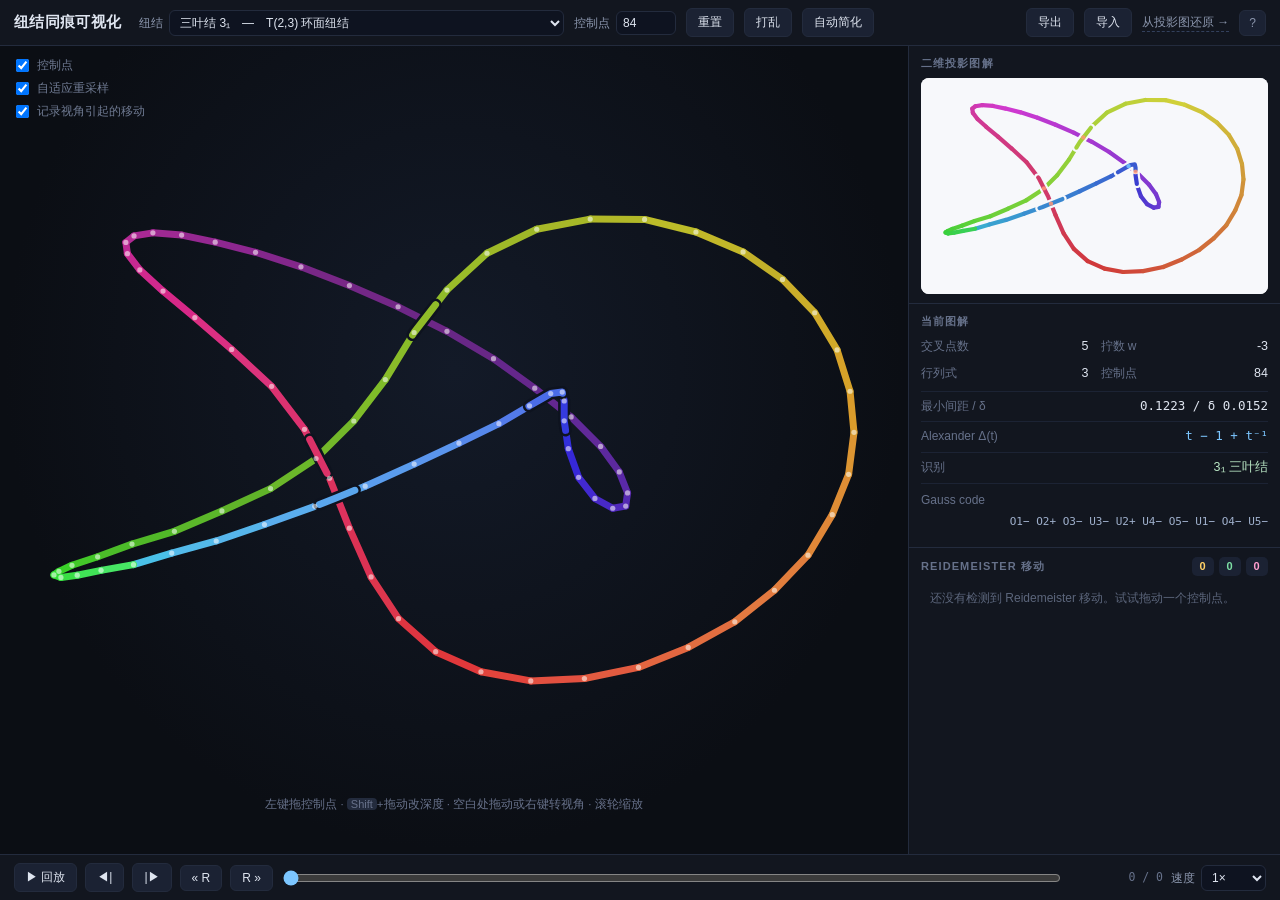
<file: knot/index.html>
<!DOCTYPE html>
<html lang="zh-CN">
<head>
<meta charset="utf-8">
<meta name="viewport" content="width=device-width, initial-scale=1">
<meta name="robots" content="noindex, nofollow">
<title>纽结同痕可视化 · Knot Isotopy Explorer</title>
<link rel="icon" href="../assets/img/favicon.svg" type="image/svg+xml">
<link rel="stylesheet" href="css/style.css?v=2">
</head>
<body>
<div id="app">

  <header>
    <h1>纽结同痕可视化</h1>
    <label class="ctl">纽结
      <select id="libSel"></select>
    </label>
    <label class="ctl">控制点
      <input id="npts" type="number" min="40" max="180" step="4" value="84">
    </label>
    <button id="btnReset" title="重新加载当前纽结">重置</button>
    <button id="btnTangle" title="做一串随机的安全 Δ-move">打乱</button>
    <button id="btnSimplify" title="在保持同痕的前提下自动收缩、拉直">自动简化</button>
    <span class="sep"></span>
    <button id="btnExport" title="导出这条同痕为 JSON">导出</button>
    <button id="btnImport" title="载入一条同痕">导入</button>
    <input id="fileIn" type="file" accept="application/json" hidden>
    <a class="navlink" href="lift.html" title="在平面上画一个平凡结、移动它、定上下，再把纽结还原出来">从投影图还原 →</a>
    <button id="btnHelp" class="ghost">?</button>
  </header>

  <main>
    <section id="stage">
      <canvas id="c3d"></canvas>
      <div id="hud">
        <div class="hint">左键拖控制点 · <kbd>Shift</kbd>+拖动改深度 · 空白处拖动或右键转视角 · 滚轮缩放</div>
        <div id="blocked" class="blocked">被挡住了 —— 再走就会自交</div>
      </div>
      <div id="badges">
        <label><input type="checkbox" id="ckPts" checked> 控制点</label>
        <label><input type="checkbox" id="ckAdapt" checked> 自适应重采样</label>
        <label><input type="checkbox" id="ckViewEv" checked> 记录视角引起的移动</label>
      </div>
    </section>

    <aside>
      <div class="panel">
        <h2>二维投影图解</h2>
        <canvas id="c2d"></canvas>
      </div>

      <div class="panel" id="infoPanel">
        <h2>当前图解</h2>
        <div class="grid">
          <div><span class="k">交叉点数</span><span class="v" id="vCross">–</span></div>
          <div><span class="k">拧数 w</span><span class="v" id="vWrithe">–</span></div>
          <div><span class="k">行列式</span><span class="v" id="vDet">–</span></div>
          <div><span class="k">控制点</span><span class="v" id="vN">–</span></div>
        </div>
        <div class="row"><span class="k" title="不相邻边之间的实际最小距离，以及程序保证留出的间距 δ">最小间距 / δ</span><span class="v mono" id="vSep">–</span></div>
        <div class="row"><span class="k">Alexander Δ(t)</span><span class="v mono" id="vAlex">–</span></div>
        <div class="row"><span class="k">识别</span><span class="v" id="vName">–</span></div>
        <div class="row gauss"><span class="k">Gauss code</span><span class="v mono" id="vGauss">–</span></div>
        <div id="invWarn" class="warn"></div>
      </div>

      <div class="panel grow">
        <h2>Reidemeister 移动
          <span class="counts">
            <b class="r1" id="cR1">0</b><b class="r2" id="cR2">0</b><b class="r3" id="cR3">0</b>
          </span>
        </h2>
        <ul id="evList"></ul>
      </div>
    </aside>
  </main>

  <footer>
    <button id="btnPlay">▶ 回放</button>
    <button id="btnStepBack" title="上一步">◀|</button>
    <button id="btnStepFwd" title="下一步">|▶</button>
    <button id="btnPrevEv" title="上一次 R-移动">« R</button>
    <button id="btnNextEv" title="下一次 R-移动">R »</button>
    <input id="timeline" type="range" min="0" max="0" value="0" step="1">
    <span id="tlLabel" class="mono">0 / 0</span>
    <label class="ctl">速度 <select id="speed">
      <option value="0.25">0.25×</option>
      <option value="0.5">0.5×</option>
      <option value="1" selected>1×</option>
      <option value="2">2×</option>
      <option value="4">4×</option>
      <option value="step">逐步</option>
    </select></label>
  </footer>

  <div id="help" class="modal" hidden>
    <div class="sheet">
      <h2>这个程序在做什么</h2>
      <p>纽结被表示成空间中的<strong>闭合折线</strong>，控制点就是它的顶点。</p>
      <p><strong>不允许自交是被证明出来的，不是被画出来的。</strong>把顶点 <em>v</em> 移到 <em>v′</em> 时，两条相邻边扫过的区域是两个三角形
        <em>(v₋₁,v,v′)</em> 与 <em>(v₊₁,v,v′)</em>。程序检验这两个三角形与纽结其余部分无交（并保留最小间距 δ）——
        这正是 PL 纽结论中的 <strong>Δ-move</strong>，可以延拓成环境同痕。挡住时就沿拖动方向二分，走到最远的安全位置为止。</p>
      <p>右侧图解是同一条<strong>正交投影</strong>：你在左边看到的就是右边的图解。每一小步都会自适应二分，直到该步至多引发一次图解事件，
        再按 Gauss 编码的组合特征判定是 <b class="r1">R1</b>、<b class="r2">R2</b> 还是 <b class="r3">R3</b>。
        另有一类 <b class="r2">R2 ⇄</b>：双角形塌缩后立刻反向重开，等于 R2↓ 紧接 R2↑；
        当它窄于四分之一条边长时属于分辨率以下的抖动，不予记录。</p>
      <p>「最小间距 / δ」一栏可以实时看到不相邻边之间的真实最小距离，以及程序当前保证留出的间距。
        紧折角处前者可以小于后者（共享顶点附近要允许邻边天然的相接），但永远不会归零。</p>
      <p>Alexander 多项式由图解经 Fox 微积分现算（ℤ[t] 上的精确行列式）。它在整个形变过程中<strong>不应该变</strong>——这是同痕正确性的一个实时检验。</p>
      <h2>操作</h2>
      <ul>
        <li>左键拖动控制点：在屏幕平面内移动；<kbd>Shift</kbd> + 拖动：沿视线方向移动。</li>
        <li>在空白处拖动或右键拖动：旋转视角；滚轮缩放；<kbd>Ctrl</kbd>+拖动：平移。</li>
        <li><kbd>Ctrl/⌘</kbd>+<kbd>Z</kbd>：回退一步。</li>
        <li>时间轴可以任意拖动、逐步、按 R-移动跳转；点击右侧事件条目直接跳到那一刻。</li>
      </ul>
      <button id="helpClose">知道了</button>
    </div>
  </div>
</div>

<script src="js/geom.js?v=2"></script>
<script src="js/knot.js?v=2"></script>
<script src="js/library.js?v=2"></script>
<script src="js/diagram.js?v=2"></script>
<script src="js/reid.js?v=2"></script>
<script src="js/alex.js?v=2"></script>
<script src="js/render.js?v=2"></script>
<script src="js/recorder.js?v=2"></script>
<script src="js/app.js?v=2"></script>
</body>
</html>
</file>
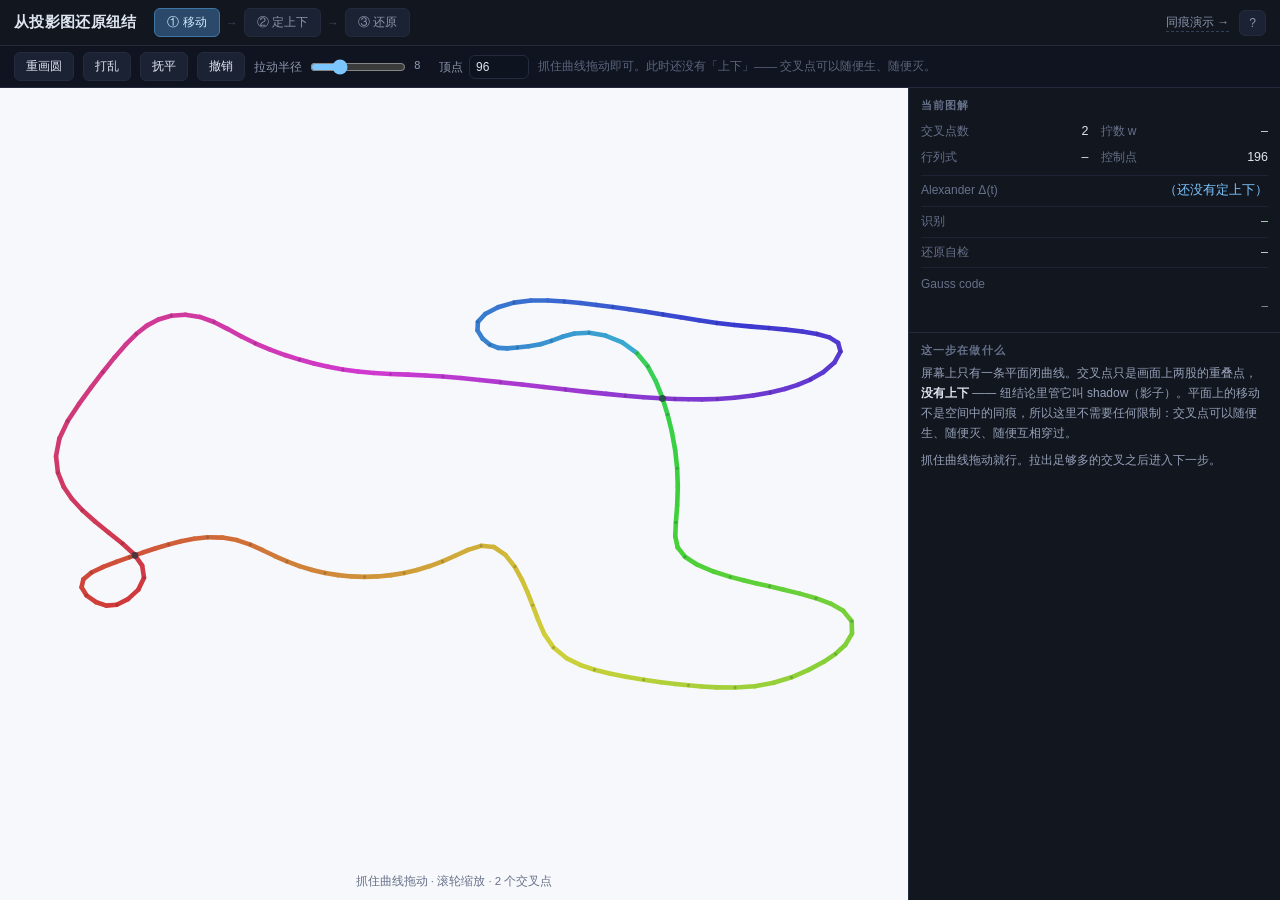
<file: knot/lift.html>
<!DOCTYPE html>
<html lang="zh-CN">
<head>
<meta charset="utf-8">
<meta name="viewport" content="width=device-width, initial-scale=1">
<meta name="robots" content="noindex, nofollow">
<title>从投影图还原纽结 · Knot from a Plane Curve</title>
<link rel="icon" href="../assets/img/favicon.svg" type="image/svg+xml">
<link rel="stylesheet" href="css/style.css?v=2">
</head>
<body>
<div id="app">

  <header>
    <h1>从投影图还原纽结</h1>
    <nav class="steps">
      <button class="step on" data-mode="move">① 移动</button>
      <span class="arw">→</span>
      <button class="step" data-mode="choose">② 定上下</button>
      <span class="arw">→</span>
      <button class="step" data-mode="lift">③ 还原</button>
    </nav>
    <span class="sep"></span>
    <a class="navlink" href="index.html">同痕演示 →</a>
    <button id="btnHelp" class="ghost">?</button>
  </header>

  <div id="tools">
    <div class="toolset" id="toolMove">
      <button id="btnCircle" title="回到一个圆 —— 一个平凡结">重画圆</button>
      <button id="btnTangle" title="做一串随机的拉动">打乱</button>
      <button id="btnSmooth" title="把折角抹平（平面上没有拓扑要守）">抚平</button>
      <button id="btnUndo" title="撤销上一次拉动">撤销</button>
      <label class="ctl">拉动半径
        <input id="rngPull" type="range" min="2" max="24" step="1" value="8">
        <span id="lblPull" class="mono">8</span>
      </label>
      <label class="ctl">顶点
        <input id="npts" type="number" min="48" max="200" step="4" value="96">
      </label>
      <span class="tip">抓住曲线拖动即可。此时还没有「上下」—— 交叉点可以随便生、随便灭。</span>
    </div>

    <div class="toolset" id="toolChoose" hidden>
      <button id="btnDesc" title="沿曲线走，每个交叉点第一次经过时判为上股 —— 结果必然是平凡结">下降 → 平凡结</button>
      <button id="btnAlt" title="沿曲线走，上、下、上、下…交替。约化掉扭结之后若还剩 n′≥3 个交叉点，它的交叉数恰好是 n′">交替图解</button>
      <button id="btnRand">随机</button>
      <button id="btnFlip" title="所有交叉点同时翻转">全反（镜像）</button>
      <span class="tip">点击图上的交叉点翻转它的上下。</span>
    </div>

    <div class="toolset" id="toolLift" hidden>
      <button id="btnInflate" title="平滑 + 排斥，每一步都受 Δ-move 约束">充气松弛</button>
      <button id="btnSimplify" title="只收缩拉直（平凡结会自己解开）">自动简化</button>
      <button id="btnResetCam">正视</button>
      <button id="btnHandoff" title="把还原出的三维纽结送到同痕演示里继续玩">送进同痕演示 →</button>
      <span class="tip">拖动旋转视角 · 滚轮缩放 · <kbd>Ctrl</kbd>+拖动平移</span>
    </div>
  </div>

  <main>
    <section id="stage">
      <canvas id="cmain"></canvas>
      <div id="hud"><div class="hint" id="hint"></div></div>
    </section>

    <aside>
      <div class="panel">
        <h2>当前图解</h2>
        <div class="grid">
          <div><span class="k">交叉点数</span><span class="v" id="vCross">–</span></div>
          <div><span class="k">拧数 w</span><span class="v" id="vWrithe">–</span></div>
          <div><span class="k">行列式</span><span class="v" id="vDet">–</span></div>
          <div><span class="k">控制点</span><span class="v" id="vN">–</span></div>
        </div>
        <div class="row"><span class="k">Alexander Δ(t)</span><span class="v mono" id="vAlex">–</span></div>
        <div class="row"><span class="k">识别</span><span class="v" id="vName">–</span></div>
        <div class="row"><span class="k" title="把提升出来的空间折线重新投影，核对交叉点个数与每个交叉点的上下">还原自检</span><span class="v" id="vCheck">–</span></div>
        <div class="row gauss"><span class="k">Gauss code</span><span class="v mono" id="vGauss">–</span></div>
        <div id="warn" class="warn"></div>
      </div>

      <div class="panel" id="panelEnum">
        <h2>2ⁿ 种选法
          <span class="counts"><b id="enumState">–</b></span>
        </h2>
        <div class="row" style="border:none;margin:0;padding:0">
          <button id="btnEnum">按 Δ(t) 全部枚举</button>
          <button id="btnEnumStop" hidden>停止</button>
        </div>
        <ul id="enumList"><li class="empty">交叉点不多于 12 个时可以把 2ⁿ 种上下选法全试一遍。</li></ul>
      </div>

      <div class="panel grow" id="panelNote">
        <h2>这一步在做什么</h2>
        <div id="note"></div>
      </div>
    </aside>
  </main>

  <div id="help" class="modal" hidden>
    <div class="sheet">
      <h2>三个阶段</h2>
      <p><strong>① 移动。</strong>这时候根本没有「上下」。屏幕上只有一条平面闭曲线，交叉点只是画面上两股的重叠点，
        没有任何附加数据 —— 纽结论里管这个叫 <em>shadow</em>（影子）。你拖控制点，交叉点自由地生出来、消失、
        互相穿过，程序不拦你，因为此刻还不存在纽结。</p>
      <p><strong>② 定上下。</strong>每个交叉点是一个比特。点一下交叉点就翻转它。两个批量按钮是一对两极：
        <strong>下降</strong>（沿曲线走，每个交叉点第一次经过时判为上股）结果必然是<strong>平凡结</strong>——
        它把你最开始画的那个圈还原了出来；<strong>交替</strong>（沿曲线走，上下交替）由 Tait 猜想
        （Kauffman–Murasugi–Thistlethwaite 定理），约化之后若还剩 n′≥3 个交叉点，它的交叉数<strong>恰好是 n′</strong>，
        所以必然打了结。中间的 2ⁿ 种就是你自己点出来的。</p>
      <p>交替赋值之所以总是存在，是因为 Gauss 的可实现性条件：平面闭曲线的 Gauss 序列中，任一交叉点两次出现
        之间必夹着<strong>偶数</strong>个事件，于是这两次出现的位置奇偶相反。</p>
      <p><strong>③ 还原。</strong>令 <em>z(s) ≡ 0</em>，只在每个交叉点附近开一个支撑集很小的凸包：上股抬到 <em>+h</em>、
        下股压到 <em>−h</em>，支撑区间比该事件到相邻事件的弧长间距还小，于是各凸包互不重叠。采样点只加在原折线的
        边上，所以平面形状逐点不变；<em>(x,y)</em> 唯一可能重合的地方就是交叉点，而那里两股的 z 相差 <em>2h</em>。
        所以得到的空间折线<strong>是嵌入的</strong>，且它的正交投影<strong>逐点等于</strong>你画的那张图 ——
        它就是那个纽结，差一个同痕。这不是数值拟合，是精确的。</p>
      <p>提升出来的东西几乎是平的，所以再让它自己舒展开：平滑力往中点收，排斥力把叠在一起的股撑开。
        每一次顶点移动都过 <em>Δ-move</em> 判定，所以松弛<strong>不改变纽结型</strong> ——
        右侧的 Δ(t) 在整个充气过程中不应该变，一旦变了就会报警。</p>
      <h2>为什么移动阶段不需要「保上下」</h2>
      <p>平面上的移动<strong>不是</strong>空间中的同痕。若要求边拖边保持上下，两股扫过对方时画面上一次生出两个
        交叉点，给相同的选择才是一次合法的 R2（物理上是「把这根绳整个从另一根上面挪过去」），给相反的选择
        就凭空造出了一个扣。这里把定上下放到移动之后，这个问题自动消失。</p>
      <button id="helpClose">知道了</button>
    </div>
  </div>
</div>

<script src="js/geom.js?v=2"></script>
<script src="js/knot.js?v=2"></script>
<script src="js/diagram.js?v=2"></script>
<script src="js/alex.js?v=2"></script>
<script src="js/render.js?v=2"></script>
<script src="js/plane.js?v=2"></script>
<script src="js/lift.js?v=2"></script>
<script src="js/relax.js?v=2"></script>
<script src="js/liftapp.js?v=2"></script>
</body>
</html>
</file>
<file: knot/css/style.css>
:root{
  --bg:#0b0e14;
  --bg2:#12161f;
  --panel:#141926;
  --line:#232b3d;
  --fg:#dfe5f0;
  --dim:#8b96ad;
  --acc:#7cc6ff;
  --r1:#ffd166;
  --r2:#7ee0a5;
  --r3:#ff9ecf;
}
*{box-sizing:border-box}
[hidden]{display:none !important}
html,body{height:100%;margin:0}
body{
  background:var(--bg);color:var(--fg);
  font:14px/1.5 -apple-system,BlinkMacSystemFont,"PingFang SC","Helvetica Neue",Helvetica,"Microsoft YaHei",sans-serif;
  overflow:hidden;
}
#app{display:flex;flex-direction:column;height:100%}

/* ---------- header ---------- */
header{
  display:flex;align-items:center;gap:10px;flex-wrap:wrap;
  padding:8px 14px;background:var(--bg2);border-bottom:1px solid var(--line);
}
header h1{font-size:15px;font-weight:600;margin:0 8px 0 0;letter-spacing:.02em}
.sep{flex:1}
.ctl{display:flex;align-items:center;gap:6px;color:var(--dim);font-size:12px}
select,input[type=number]{
  background:#0e1320;color:var(--fg);border:1px solid var(--line);
  border-radius:6px;padding:4px 6px;font-size:12px;font-family:inherit;
}
input[type=number]{width:60px}
button{
  background:#1b2233;color:var(--fg);border:1px solid var(--line);
  border-radius:6px;padding:5px 11px;font-size:12px;cursor:pointer;font-family:inherit;
}
button:hover{background:#243049;border-color:#33405c}
button:active{transform:translateY(1px)}
button.on{background:#2b4a6b;border-color:#3f76a8;color:#cfeaff}
button.ghost{padding:5px 9px;color:var(--dim)}

/* ---------- layout ---------- */
main{flex:1;display:grid;grid-template-columns:1fr 372px;min-height:0}
#stage{position:relative;min-width:0;background:radial-gradient(ellipse at 50% 40%,#131a28 0%,#0b0e14 70%)}
#c3d{display:block;width:100%;height:100%;cursor:crosshair;touch-action:none}
#hud{position:absolute;left:0;right:0;bottom:10px;text-align:center;pointer-events:none}
#hud .hint{color:#67718a;font-size:11.5px}
.blocked{
  display:inline-block;margin-top:6px;padding:3px 10px;border-radius:99px;
  background:rgba(255,90,90,.14);color:#ff9c9c;border:1px solid rgba(255,90,90,.3);
  font-size:11.5px;opacity:0;transition:opacity .15s;
}
.blocked.show{opacity:1}
#badges{position:absolute;left:12px;top:10px;display:flex;flex-direction:column;gap:4px}
#badges label{color:#6f7a92;font-size:11.5px;display:flex;gap:5px;align-items:center;cursor:pointer}
kbd{background:#232b3d;border-radius:4px;padding:0 4px;font-family:inherit;font-size:11px}

aside{
  border-left:1px solid var(--line);background:var(--bg2);
  display:flex;flex-direction:column;min-height:0;overflow:auto;
}
.panel{border-bottom:1px solid var(--line);padding:9px 12px;flex:0 0 auto}
.panel.grow{flex:1 1 auto;min-height:150px;display:flex;flex-direction:column;border-bottom:none}
.panel h2{
  margin:0 0 6px;font-size:11px;font-weight:600;letter-spacing:.1em;
  text-transform:uppercase;color:#66718a;display:flex;align-items:center;
}
#c2d{display:block;width:100%;height:clamp(140px,24vh,250px);background:#f7f8fb;border-radius:8px}

.grid{display:grid;grid-template-columns:1fr 1fr;gap:4px 12px;margin-bottom:6px}
.grid>div,.row{display:flex;justify-content:space-between;gap:8px;padding:2px 0}
.row{border-top:1px solid #1c2334;padding-top:5px;margin-top:4px}
.row.gauss{display:block}
.row.gauss .v{display:block;margin-top:4px;color:#9fb0cc;font-size:11px;max-height:34px;overflow:auto;word-break:break-all}
.k{color:#66718a;font-size:12px;white-space:nowrap}
.v{color:var(--fg);font-size:12.5px;text-align:right}
.mono{font-family:ui-monospace,SFMono-Regular,Menlo,monospace}
#vAlex{color:var(--acc)}
#vName{color:#b9e6c4}
.warn{margin-top:6px;color:#ffb4b4;font-size:11.5px}

.counts{margin-left:auto;display:flex;gap:5px}
.counts b{
  min-width:22px;text-align:center;border-radius:5px;padding:1px 5px;
  font-size:11px;background:#1b2233;
}
b.r1,.r1{color:var(--r1)}
b.r2,.r2{color:var(--r2)}
b.r3,.r3{color:var(--r3)}

#evList{list-style:none;margin:0;padding:0;overflow-y:auto;flex:1;font-size:12px}
#evList li{
  padding:5px 8px;border-radius:6px;cursor:pointer;display:flex;gap:8px;align-items:baseline;
  border:1px solid transparent;
}
#evList li:hover{background:#1a2132}
#evList li.cur{background:#20304a;border-color:#33507a}
#evList .tag{font-weight:700;font-size:11px;width:26px}
#evList .txt{flex:1;color:#a9b4c9}
#evList .tm{color:#5c667c;font-size:11px;font-family:ui-monospace,Menlo,monospace}
#evList .cause{color:#5c667c;font-size:10.5px}
#evList .empty{color:#5c667c;padding:6px 8px}

/* ---------- footer ---------- */
footer{
  display:flex;align-items:center;gap:8px;padding:8px 14px;
  background:var(--bg2);border-top:1px solid var(--line);
}
#timeline{flex:1;accent-color:var(--acc)}
#tlLabel{color:#66718a;font-size:11.5px;min-width:92px;text-align:right}

/* ---------- modal ---------- */
.modal{position:fixed;inset:0;background:rgba(4,6,11,.7);display:flex;align-items:center;justify-content:center;z-index:20}
.modal .sheet{
  background:var(--panel);border:1px solid var(--line);border-radius:12px;
  max-width:620px;padding:22px 26px;max-height:82vh;overflow:auto;
}
.sheet h2{font-size:13px;letter-spacing:.08em;text-transform:uppercase;color:#66718a;margin:18px 0 8px}
.sheet h2:first-child{margin-top:0}
.sheet p,.sheet li{color:#b6c0d4;font-size:13px;margin:8px 0}
.sheet strong{color:#e8eefb}
.sheet em{color:var(--acc);font-style:normal;font-family:ui-monospace,Menlo,monospace}
.sheet ul{padding-left:20px}
.sheet button{margin-top:16px}

/* ---------- lift.html：三阶段页面 ---------- */
.steps{display:flex;align-items:center;gap:6px}
.step{padding:5px 12px;color:var(--dim)}
.step.on{background:#2b4a6b;border-color:#3f76a8;color:#cfeaff}
.arw{color:#3b455c;font-size:12px}
.navlink{color:var(--dim);font-size:12px;text-decoration:none;border-bottom:1px dashed #33405c}
.navlink:hover{color:var(--acc)}

#tools{
  display:flex;align-items:center;gap:10px;flex-wrap:wrap;min-height:38px;
  padding:6px 14px;background:#0f1420;border-bottom:1px solid var(--line);
}
.toolset{display:flex;align-items:center;gap:9px;flex-wrap:wrap}
.tip{color:#5c667c;font-size:11.5px}
input[type=range]{accent-color:var(--acc);width:96px;vertical-align:middle}
#lblPull{color:var(--dim);font-size:11px;min-width:16px;display:inline-block}

#cmain{display:block;width:100%;height:100%;touch-action:none}
#hint.flash{color:#ffd166}
#note p{color:#96a1b8;font-size:12px;margin:0 0 8px;line-height:1.65}
#note strong{color:#dfe5f0}

#panelEnum ul{list-style:none;margin:6px 0 0;padding:0;max-height:190px;overflow-y:auto;font-size:12px}
#panelEnum li{
  padding:4px 7px;border-radius:6px;display:flex;gap:8px;align-items:baseline;cursor:pointer;
  border:1px solid transparent;
}
#panelEnum li:hover{background:#1a2132;border-color:#26314a}
#panelEnum li.empty{color:#5c667c;cursor:default}
#panelEnum li.empty:hover{background:none;border-color:transparent}
#panelEnum .tag{color:var(--dim);min-width:34px;text-align:right;font-size:11px}
#panelEnum .txt{flex:1;color:var(--acc);font-size:11.5px}
#panelEnum .cause{color:#b9e6c4;font-size:11px}
#panelEnum button{margin-right:6px}
#panelEnum button:disabled{opacity:.4;cursor:default}

@media (max-width:980px){
  main{grid-template-columns:1fr;grid-template-rows:1fr auto}
  aside{border-left:none;border-top:1px solid var(--line);max-height:52vh}
  #c2d{height:170px}
}
</file>
